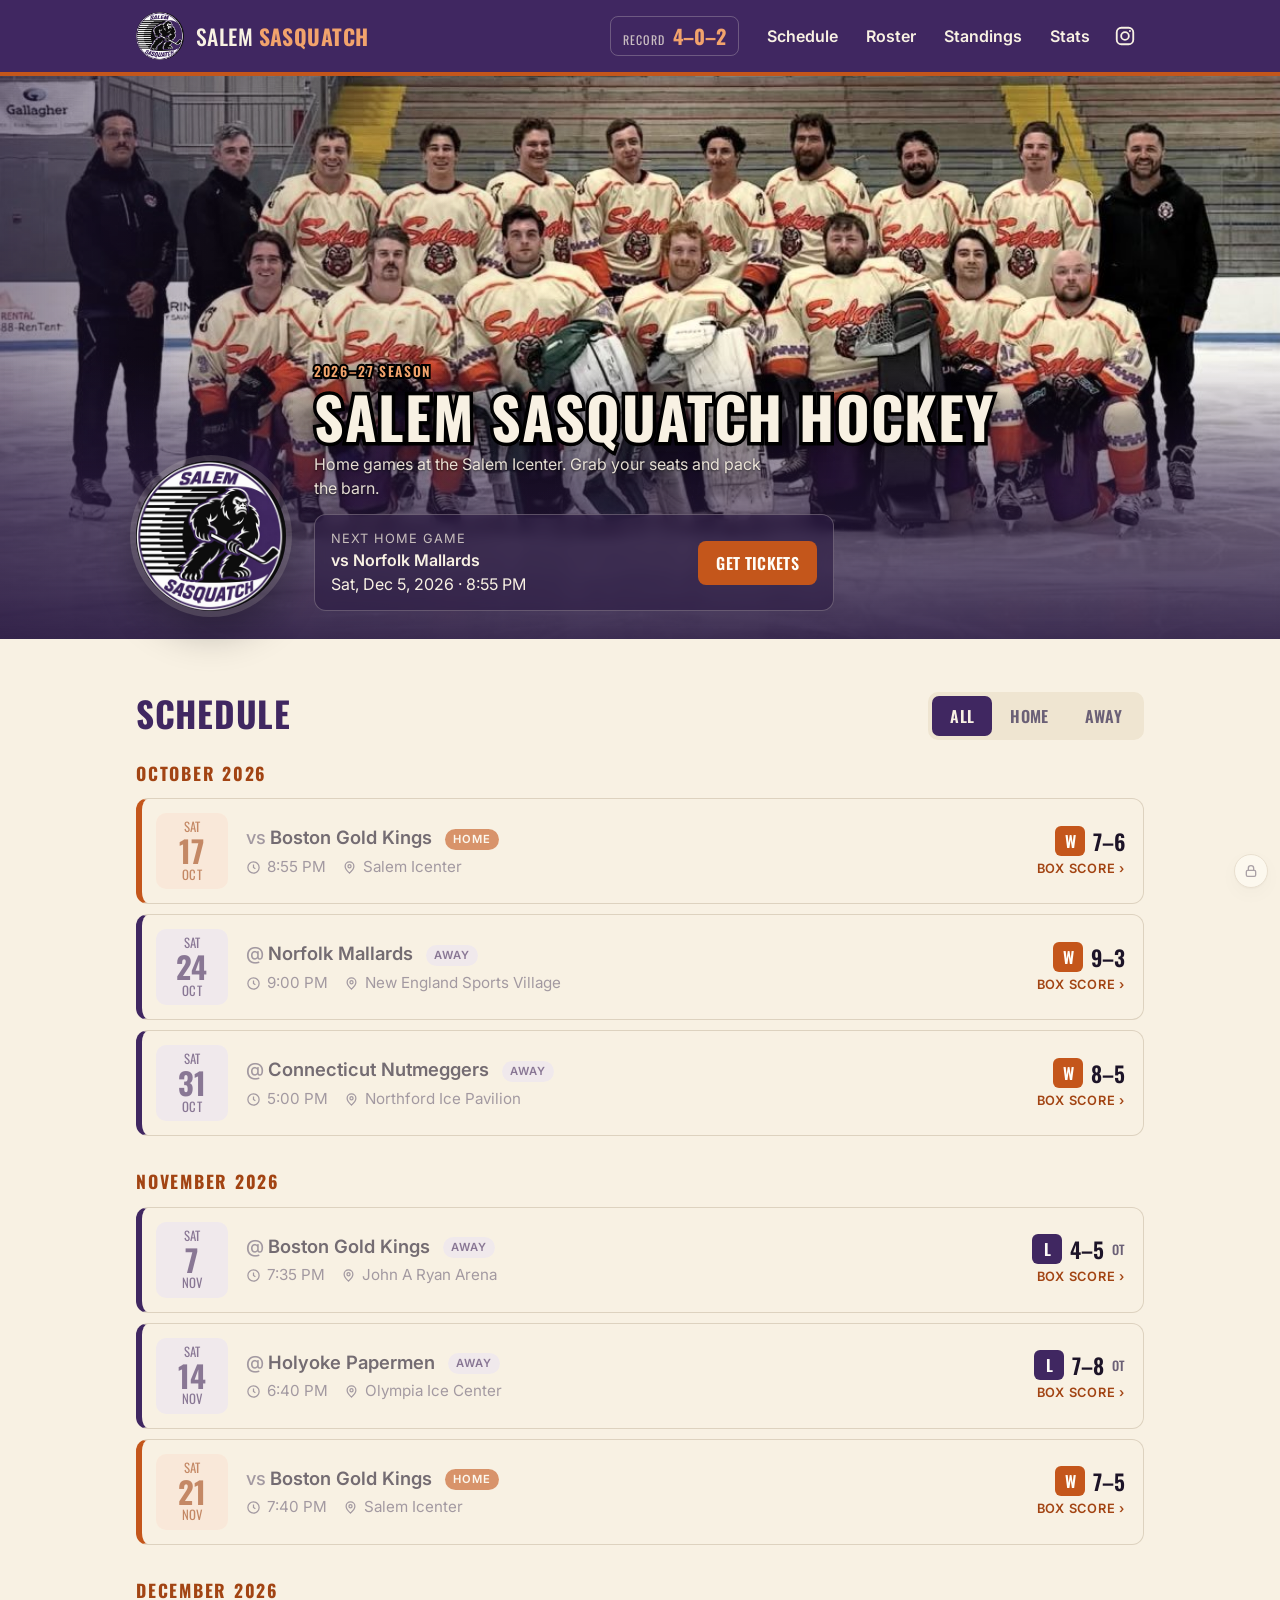
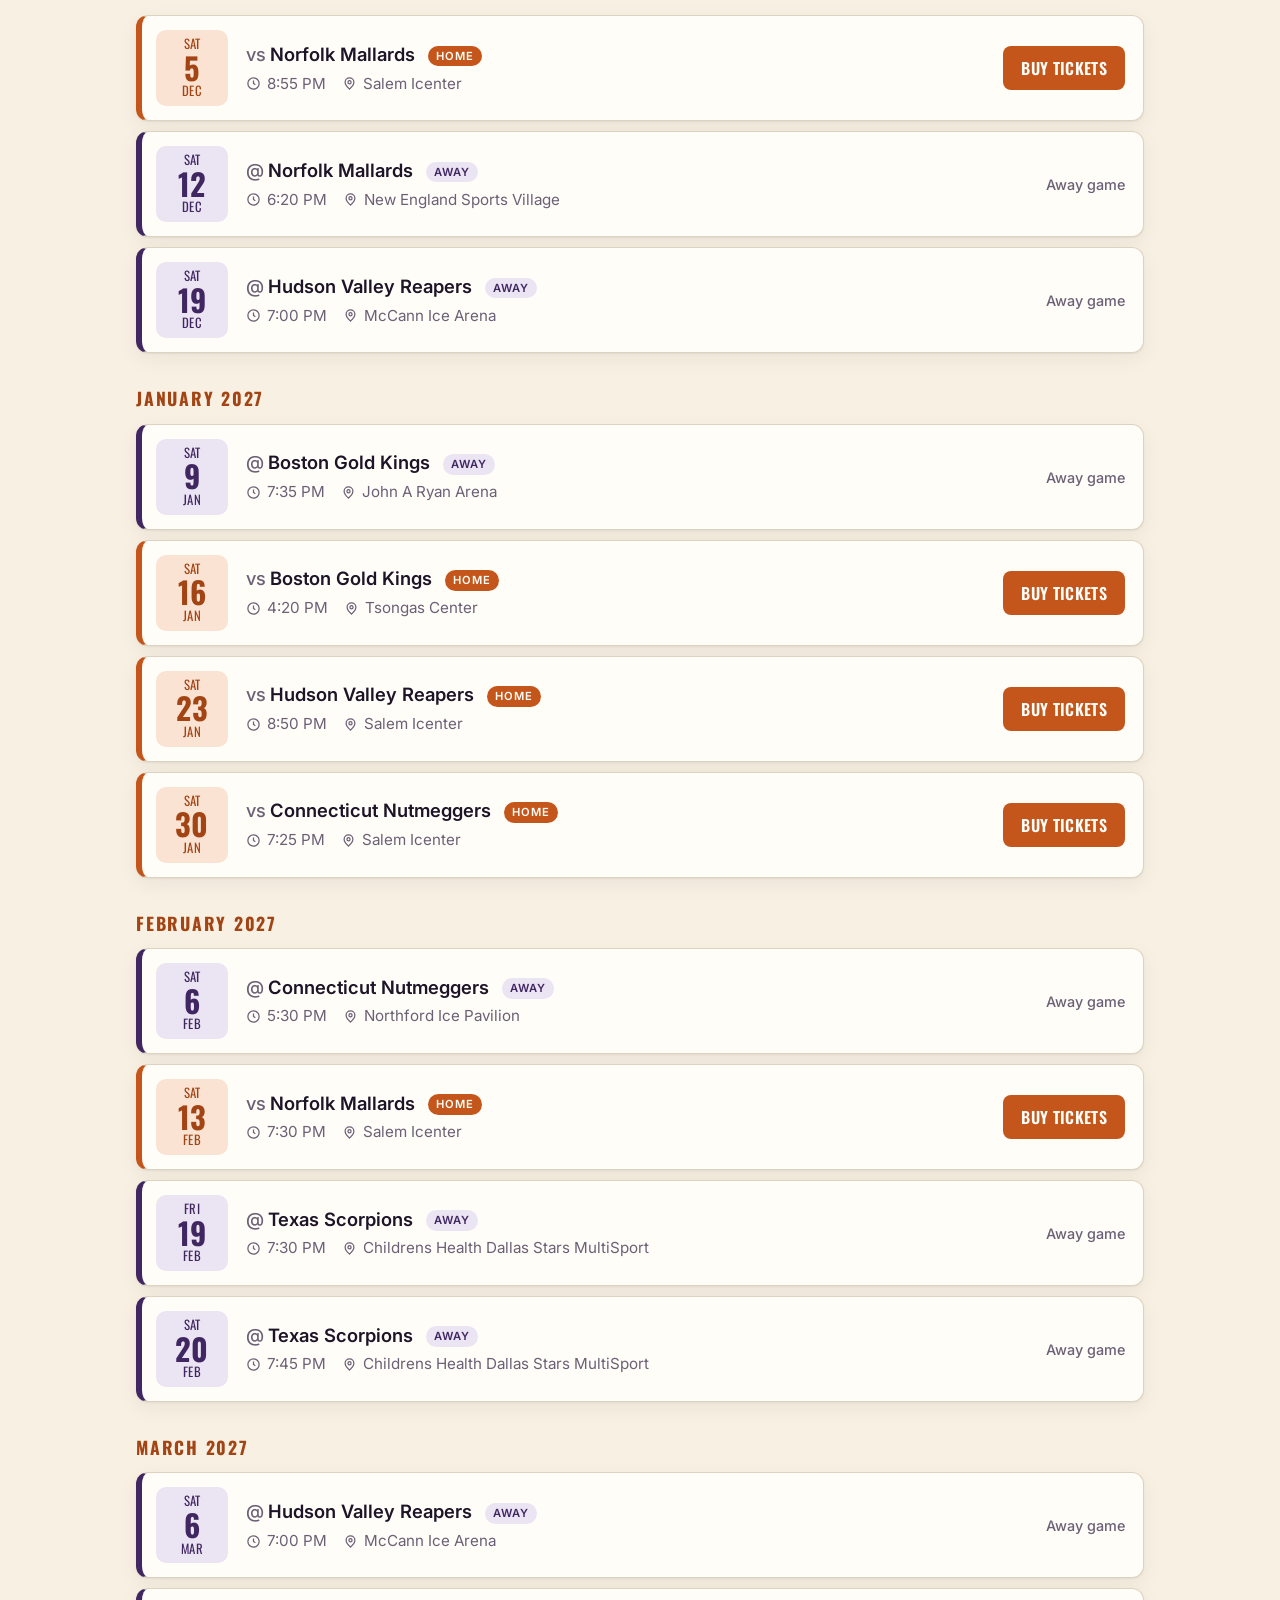
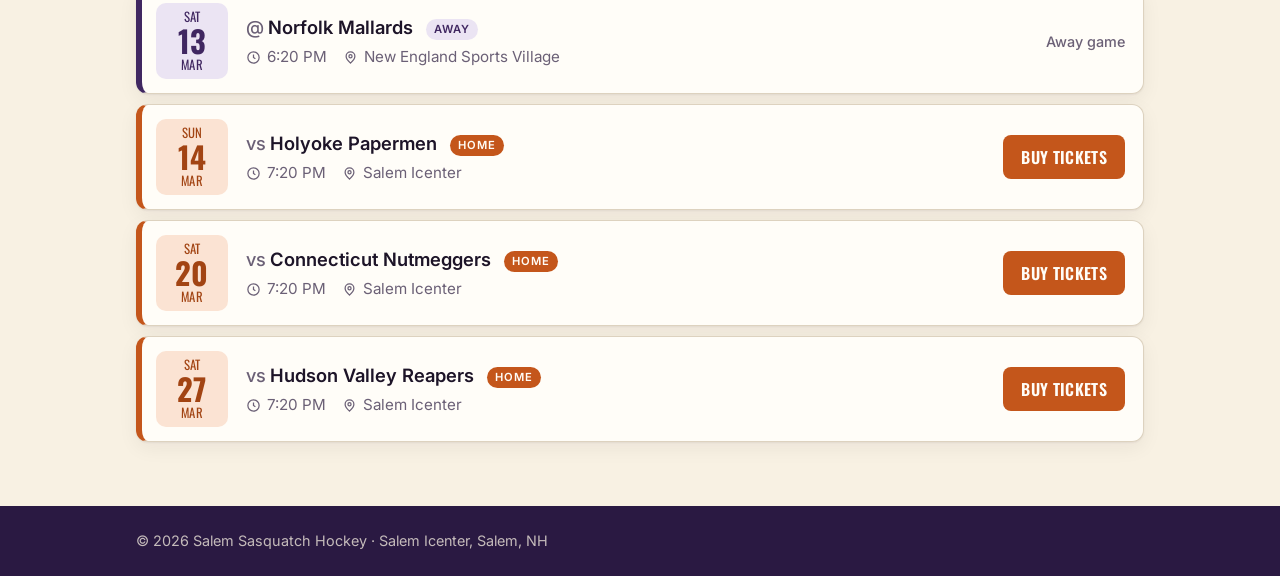
<file: index.html>
<!doctype html>
<html lang="en">
<head>
  <meta charset="utf-8">
  <meta name="viewport" content="width=device-width, initial-scale=1">
  <title>Salem Sasquatch Hockey</title>
  <meta name="description" content="Schedule and tickets for the Salem Sasquatch semi-pro hockey team.">
  <link rel="icon" href="assets/logo.png">
  <link rel="preconnect" href="https://fonts.googleapis.com">
  <link rel="preconnect" href="https://fonts.gstatic.com" crossorigin>
  <link href="https://fonts.googleapis.com/css2?family=Oswald:wght@500;600;700&family=Inter:wght@400;500;600&display=swap" rel="stylesheet">
  <link rel="stylesheet" href="css/styles.css">
</head>
<body>
  <header class="site-header">
    <div class="wrap header-inner">
      <a class="brand" href="./">
        <img src="assets/logo.png" alt="Salem Sasquatch logo" width="56" height="56">
        <span class="brand-name">Salem <strong>Sasquatch</strong></span>
      </a>
      <div id="record" class="record" hidden></div>
      <nav class="nav">
        <a class="nav-schedule" href="#schedule">Schedule</a>
        <a href="roster.html">Roster</a>
        <a href="standings.html">Standings</a>
        <a href="stats.html">Stats</a>
        <a class="nav-icon" href="https://www.instagram.com/salemsasquatchhockey/" target="_blank" rel="noopener" aria-label="Salem Sasquatch on Instagram" title="Instagram"><svg viewBox="0 0 24 24" fill="none" stroke="currentColor" stroke-width="2" aria-hidden="true"><rect x="3" y="3" width="18" height="18" rx="5"/><circle cx="12" cy="12" r="4.2"/><circle cx="17.4" cy="6.6" r="1.1" fill="currentColor" stroke="none"/></svg></a>
      </nav>
    </div>
  </header>

  <main id="top">
    <section class="hero">
      <div class="wrap hero-inner">
        <img class="hero-logo" src="assets/logo.png" alt="" width="220" height="220">
        <div class="hero-text">
          <p class="eyebrow">2026–27 Season</p>
          <h1>Salem Sasquatch Hockey</h1>
          <p class="hero-sub">Home games at the Salem Icenter. Grab your seats and pack the barn.</p>
          <div id="next-home" class="next-home" hidden></div>
        </div>
      </div>
    </section>

    <section id="schedule" class="schedule">
      <div class="wrap">
        <div class="schedule-head">
          <h2>Schedule</h2>
          <div class="filters" role="tablist" aria-label="Filter games">
            <button role="tab" data-filter="all" aria-selected="true">All</button>
            <button role="tab" data-filter="home" aria-selected="false">Home</button>
            <button role="tab" data-filter="away" aria-selected="false">Away</button>
          </div>
        </div>
        <div id="game-list"></div>
      </div>
    </section>
  </main>

  <footer class="site-footer">
    <div class="wrap">
      <p>© <span id="year"></span> Salem Sasquatch Hockey · Salem Icenter, Salem, NH</p>
    </div>
  </footer>

  <!-- Ticket checkout -->
  <dialog id="ticket-dialog" class="ticket-dialog" aria-labelledby="ticket-title">
    <form id="ticket-form" novalidate>
      <div class="dialog-head">
        <div>
          <p class="eyebrow">Buy tickets</p>
          <h3 id="ticket-title"></h3>
          <p id="ticket-meta" class="ticket-meta"></p>
        </div>
        <button type="button" class="icon-btn" data-close aria-label="Close">×</button>
      </div>

      <div class="field">
        <label for="f-name">Name for the ticket list</label>
        <input id="f-name" name="name" type="text" autocomplete="name" required>
        <p class="field-hint">First and last name.</p>
        <p class="error" data-for="name"></p>
      </div>

      <div class="field qty-field">
        <label for="f-qty">Tickets</label>
        <div class="qty">
          <button type="button" class="qty-btn" data-step="-1" aria-label="Fewer tickets">−</button>
          <input id="f-qty" name="quantity" type="number" inputmode="numeric" min="1" value="1" required>
          <button type="button" class="qty-btn" data-step="1" aria-label="More tickets">+</button>
        </div>
        <p class="price-line"><span id="unit-price"></span> each · Total <strong id="total"></strong></p>
        <p class="error" data-for="quantity"></p>
      </div>

      <p id="form-status" class="form-status" role="status" hidden></p>

      <div id="paypal-buttons" class="paypal-buttons"></div>
      <p class="pay-note">Pay with PayPal or Venmo. PayPal emails your receipt.</p>
    </form>
  </dialog>

  <script src="js/record.js"></script>
  <script src="js/admin-login.js"></script>
  <script src="js/payments.js"></script>
  <script src="js/app.js"></script>
</body>
</html>
</file>
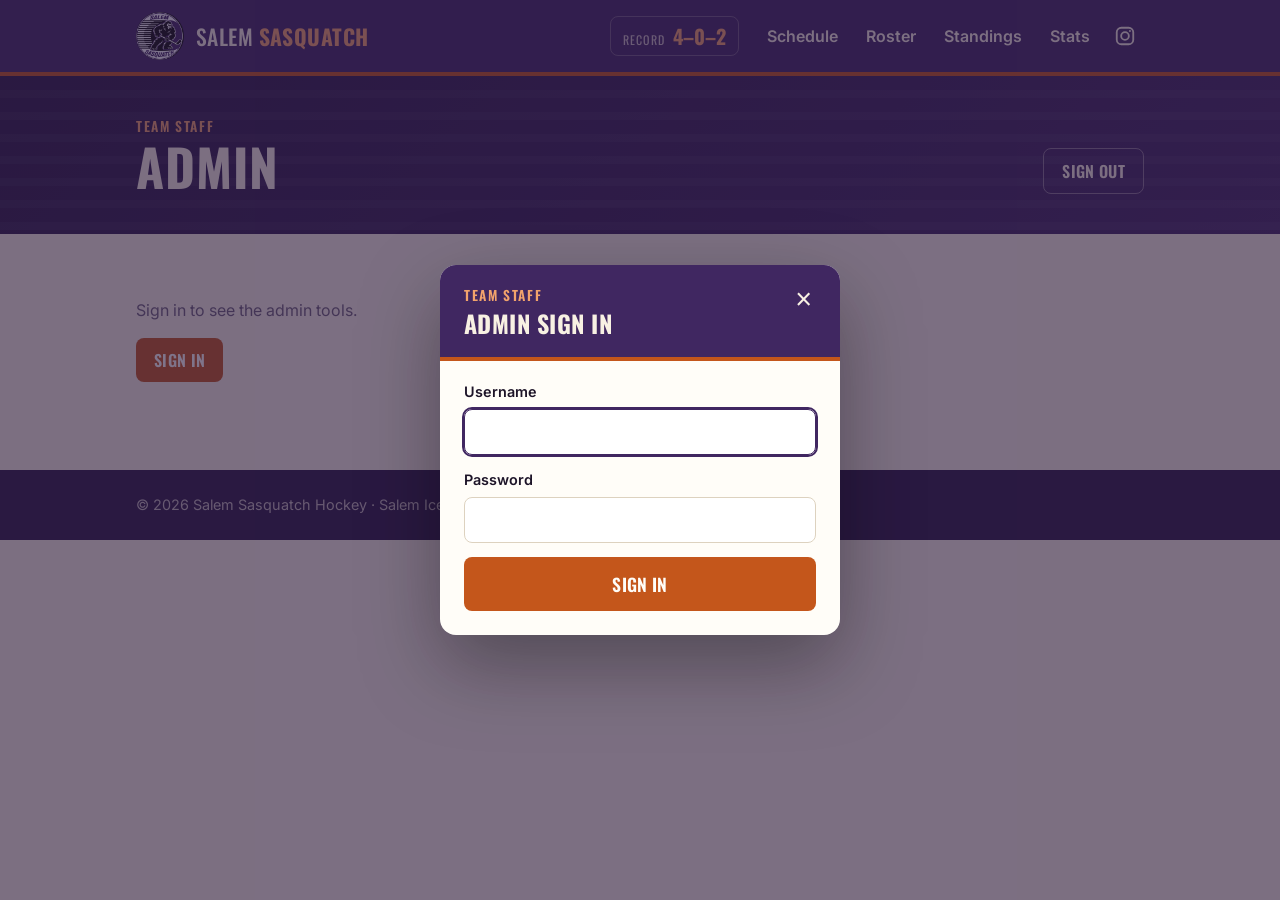
<file: admin.html>
<!doctype html>
<html lang="en">
<head>
  <meta charset="utf-8">
  <meta name="viewport" content="width=device-width, initial-scale=1">
  <meta name="robots" content="noindex, nofollow">
  <title>Admin · Salem Sasquatch Hockey</title>
  <link rel="icon" href="assets/logo.png">
  <link rel="preconnect" href="https://fonts.googleapis.com">
  <link rel="preconnect" href="https://fonts.gstatic.com" crossorigin>
  <link href="https://fonts.googleapis.com/css2?family=Oswald:wght@500;600;700&family=Inter:wght@400;500;600&display=swap" rel="stylesheet">
  <link rel="stylesheet" href="css/styles.css">
</head>
<body>
  <header class="site-header">
    <div class="wrap header-inner">
      <a class="brand" href="./">
        <img src="assets/logo.png" alt="Salem Sasquatch logo" width="56" height="56">
        <span class="brand-name">Salem <strong>Sasquatch</strong></span>
      </a>
      <div id="record" class="record" hidden></div>
      <nav class="nav">
        <a class="nav-schedule" href="./#schedule">Schedule</a>
        <a href="roster.html">Roster</a>
        <a href="standings.html">Standings</a>
        <a href="stats.html">Stats</a>
        <a class="nav-icon" href="https://www.instagram.com/salemsasquatchhockey/" target="_blank" rel="noopener" aria-label="Salem Sasquatch on Instagram" title="Instagram"><svg viewBox="0 0 24 24" fill="none" stroke="currentColor" stroke-width="2" aria-hidden="true"><rect x="3" y="3" width="18" height="18" rx="5"/><circle cx="12" cy="12" r="4.2"/><circle cx="17.4" cy="6.6" r="1.1" fill="currentColor" stroke="none"/></svg></a>
      </nav>
    </div>
  </header>

  <main>
    <section class="page-hero">
      <div class="wrap admin-hero">
        <div>
          <p class="eyebrow">Team staff</p>
          <h1>Admin</h1>
        </div>
        <button type="button" class="btn admin-signout" id="admin-signout" hidden>Sign out</button>
      </div>
    </section>

    <section class="standings">
      <div class="wrap">
        <div id="admin-locked" class="admin-locked">
          <p>Sign in to see the admin tools.</p>
          <button type="button" class="btn btn-primary" id="admin-signin">Sign in</button>
        </div>

        <div id="admin-tools" hidden>
          <h2 class="division-title">Ticket buyers</h2>
          <p class="admin-note">
            Online sales through PayPal and Venmo, by home game. The list checks PayPal every hour,
            and PayPal can take up to 3 hours to report a new sale, so the newest orders may not
            show yet. Refunded orders drop off. Emails and payment details are in PayPal.
          </p>
          <div id="admin-tickets"><p class="empty">Loading ticket sales…</p></div>
          <div class="admin-links">
            <a class="admin-link" href="https://www.paypal.com/myaccount/activities/" target="_blank" rel="noopener">
              <b>PayPal activity</b><span>Payments, refunds and buyer emails</span>
            </a>
            <a class="admin-link" href="https://github.com/JuliusStein/squatch-site/actions/workflows/sync-tickets.yml" target="_blank" rel="noopener">
              <b>Check PayPal now</b><span>Run the ticket sync on GitHub</span>
            </a>
          </div>

          <h2 class="division-title">Roster</h2>
          <p class="admin-note">
            Opens the roster file in GitHub's editor (sign in with the GitHub account that owns the site).
            Edit, click <b>Commit changes</b>, and the site updates in a minute or two.
          </p>
          <div class="admin-links">
            <a class="admin-link" href="https://github.com/JuliusStein/squatch-site/edit/main/roster.json" target="_blank" rel="noopener">
              <b>Edit roster</b><span>roster.json on GitHub</span>
            </a>
            <a class="admin-link" href="roster.html">
              <b>View roster page</b><span>As fans see it</span>
            </a>
          </div>

          <h2 class="division-title">League data</h2>
          <p class="admin-note">
            Schedule, scores, standings and stats update from thecohl.com every Monday at 9 AM.
            To update now, open the update page, click <b>Run workflow</b>, then <b>Run workflow</b> again.
            It takes about a minute, plus another minute to redeploy if anything changed.
          </p>
          <div class="admin-links">
            <a class="admin-link" href="https://github.com/JuliusStein/squatch-site/actions/workflows/update-data.yml" target="_blank" rel="noopener">
              <b>Update now</b><span>Run the update on GitHub</span>
            </a>
            <a class="admin-link" href="https://www.thecohl.com/page/show/9440520-salem-sasquatch" target="_blank" rel="noopener">
              <b>Salem on thecohl.com</b><span>Where the data comes from</span>
            </a>
          </div>
          <ul class="admin-updated" id="admin-updated"></ul>
        </div>
      </div>
    </section>
  </main>

  <footer class="site-footer">
    <div class="wrap">
      <p>© <span id="year"></span> Salem Sasquatch Hockey · Salem Icenter, Salem, NH</p>
    </div>
  </footer>

  <script src="js/record.js"></script>
  <script src="js/admin-login.js"></script>
  <script src="js/admin.js"></script>
</body>
</html>
</file>
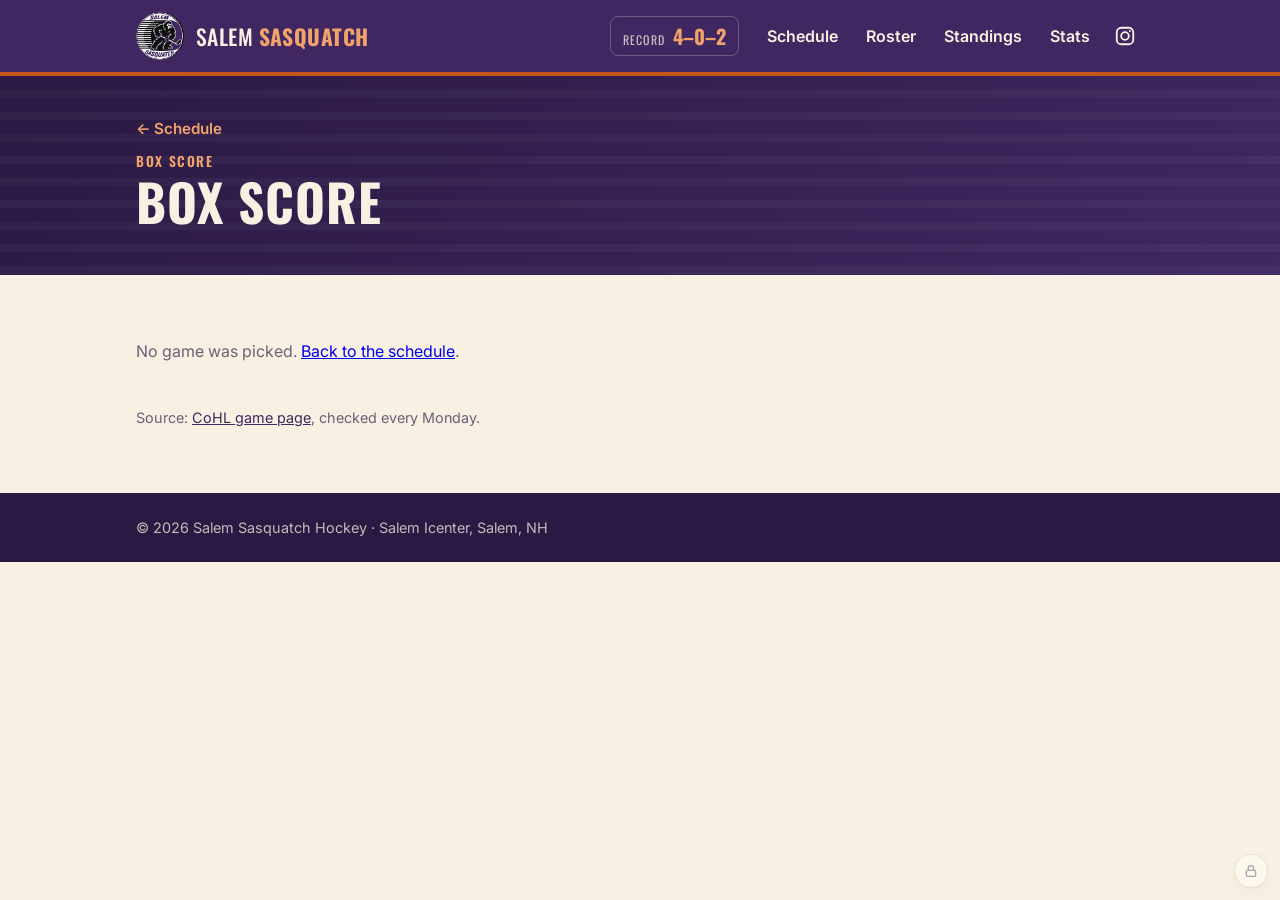
<file: game.html>
<!doctype html>
<html lang="en">
<head>
  <meta charset="utf-8">
  <meta name="viewport" content="width=device-width, initial-scale=1">
  <title>Box Score · Salem Sasquatch Hockey</title>
  <meta name="description" content="Salem Sasquatch game box score.">
  <link rel="icon" href="assets/logo.png">
  <link rel="preconnect" href="https://fonts.googleapis.com">
  <link rel="preconnect" href="https://fonts.gstatic.com" crossorigin>
  <link href="https://fonts.googleapis.com/css2?family=Oswald:wght@500;600;700&family=Inter:wght@400;500;600&display=swap" rel="stylesheet">
  <link rel="stylesheet" href="css/styles.css">
</head>
<body>
  <header class="site-header">
    <div class="wrap header-inner">
      <a class="brand" href="./">
        <img src="assets/logo.png" alt="Salem Sasquatch logo" width="56" height="56">
        <span class="brand-name">Salem <strong>Sasquatch</strong></span>
      </a>
      <div id="record" class="record" hidden></div>
      <nav class="nav">
        <a class="nav-schedule" href="./#schedule">Schedule</a>
        <a href="roster.html">Roster</a>
        <a href="standings.html">Standings</a>
        <a href="stats.html">Stats</a>
        <a class="nav-icon" href="https://www.instagram.com/salemsasquatchhockey/" target="_blank" rel="noopener" aria-label="Salem Sasquatch on Instagram" title="Instagram"><svg viewBox="0 0 24 24" fill="none" stroke="currentColor" stroke-width="2" aria-hidden="true"><rect x="3" y="3" width="18" height="18" rx="5"/><circle cx="12" cy="12" r="4.2"/><circle cx="17.4" cy="6.6" r="1.1" fill="currentColor" stroke="none"/></svg></a>
      </nav>
    </div>
  </header>

  <main>
    <section class="page-hero">
      <div class="wrap">
        <a class="back-link" href="./#schedule">← Schedule</a>
        <p class="eyebrow" id="game-when">Box score</p>
        <h1 id="game-title">Box Score</h1>
        <p class="game-where" id="game-where"></p>
      </div>
    </section>

    <section class="standings">
      <div class="wrap">
        <div id="game-out"><p class="empty">Loading box score…</p></div>
        <p class="standings-key">
          <span id="game-updated"></span>
          Source: <a id="game-source" href="https://www.thecohl.com/schedule/team_instance/10522691?subseason=960828" rel="noopener">CoHL game page</a>, checked every Monday.
        </p>
      </div>
    </section>
  </main>

  <footer class="site-footer">
    <div class="wrap">
      <p>© <span id="year"></span> Salem Sasquatch Hockey · Salem Icenter, Salem, NH</p>
    </div>
  </footer>

  <script src="js/record.js"></script>
  <script src="js/admin-login.js"></script>
  <script src="js/game.js"></script>
</body>
</html>
</file>
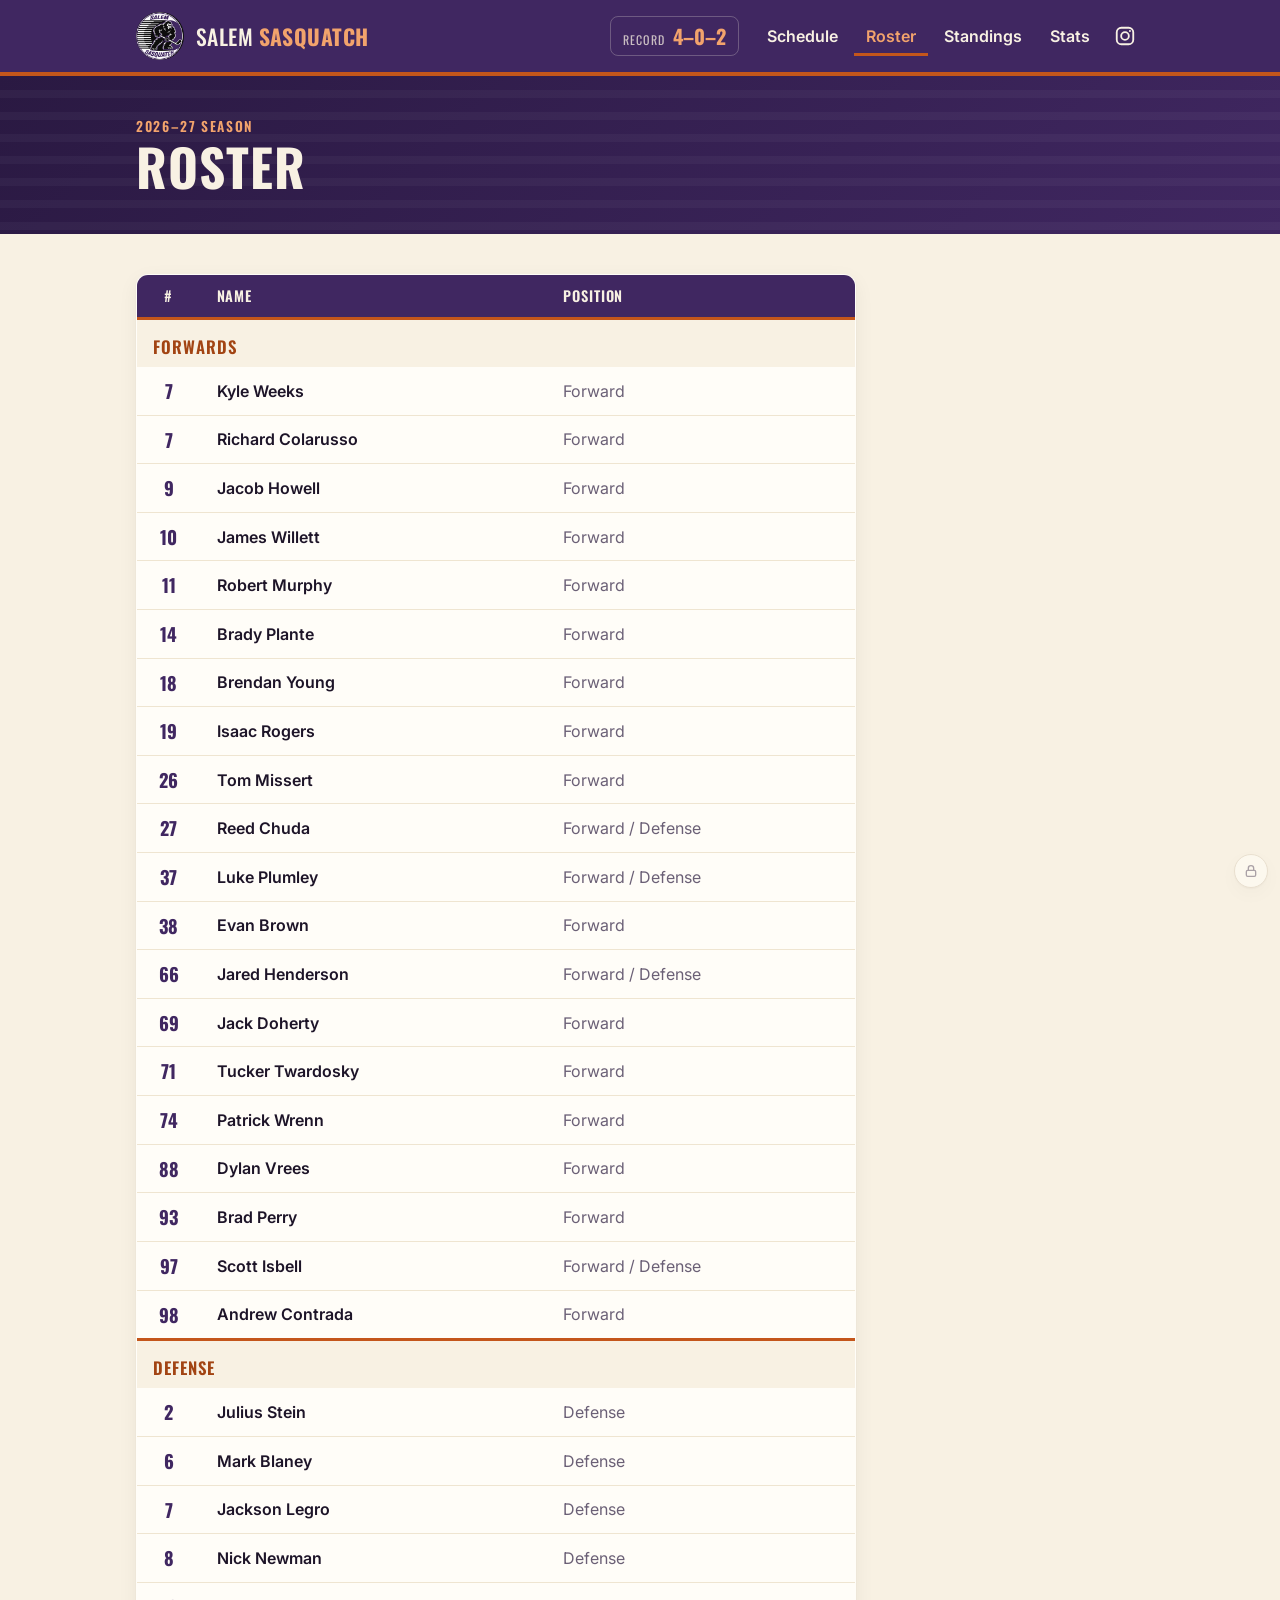
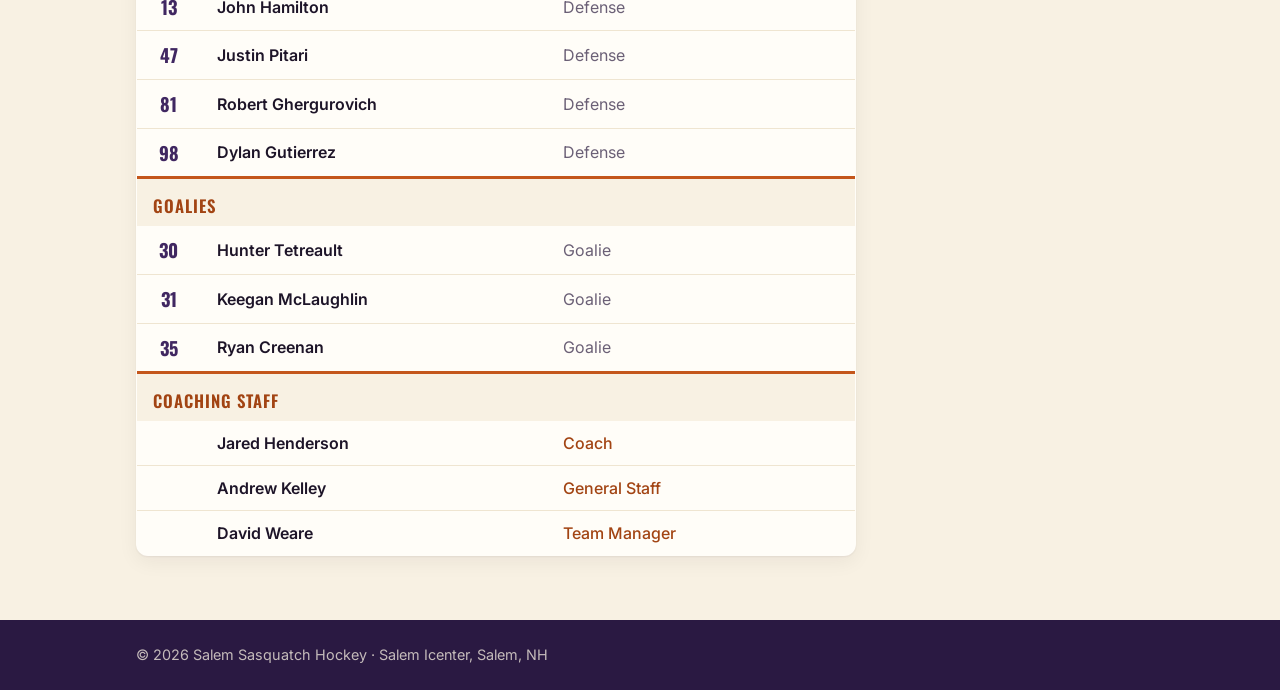
<file: roster.html>
<!doctype html>
<html lang="en">
<head>
  <meta charset="utf-8">
  <meta name="viewport" content="width=device-width, initial-scale=1">
  <title>Roster · Salem Sasquatch Hockey</title>
  <meta name="description" content="Players and staff of the Salem Sasquatch semi-pro hockey team.">
  <link rel="icon" href="assets/logo.png">
  <link rel="preconnect" href="https://fonts.googleapis.com">
  <link rel="preconnect" href="https://fonts.gstatic.com" crossorigin>
  <link href="https://fonts.googleapis.com/css2?family=Oswald:wght@500;600;700&family=Inter:wght@400;500;600&display=swap" rel="stylesheet">
  <link rel="stylesheet" href="css/styles.css">
</head>
<body>
  <header class="site-header">
    <div class="wrap header-inner">
      <a class="brand" href="./">
        <img src="assets/logo.png" alt="Salem Sasquatch logo" width="56" height="56">
        <span class="brand-name">Salem <strong>Sasquatch</strong></span>
      </a>
      <div id="record" class="record" hidden></div>
      <nav class="nav">
        <a class="nav-schedule" href="./#schedule">Schedule</a>
        <a href="roster.html" aria-current="page">Roster</a>
        <a href="standings.html">Standings</a>
        <a href="stats.html">Stats</a>
        <a class="nav-icon" href="https://www.instagram.com/salemsasquatchhockey/" target="_blank" rel="noopener" aria-label="Salem Sasquatch on Instagram" title="Instagram"><svg viewBox="0 0 24 24" fill="none" stroke="currentColor" stroke-width="2" aria-hidden="true"><rect x="3" y="3" width="18" height="18" rx="5"/><circle cx="12" cy="12" r="4.2"/><circle cx="17.4" cy="6.6" r="1.1" fill="currentColor" stroke="none"/></svg></a>
      </nav>
    </div>
  </header>

  <main>
    <section class="page-hero">
      <div class="wrap">
        <p class="eyebrow" id="roster-season">Season</p>
        <h1>Roster</h1>
      </div>
    </section>

    <section class="roster">
      <div class="wrap">
        <table class="roster-table">
          <thead>
            <tr><th scope="col" class="col-num">#</th><th scope="col">Name</th><th scope="col">Position</th></tr>
          </thead>
          <tbody id="roster-list"></tbody>
        </table>
      </div>
    </section>
  </main>

  <footer class="site-footer">
    <div class="wrap">
      <p>© <span id="year"></span> Salem Sasquatch Hockey · Salem Icenter, Salem, NH</p>
    </div>
  </footer>

  <script src="js/record.js"></script>
  <script src="js/admin-login.js"></script>
  <script src="js/roster.js"></script>
</body>
</html>
</file>
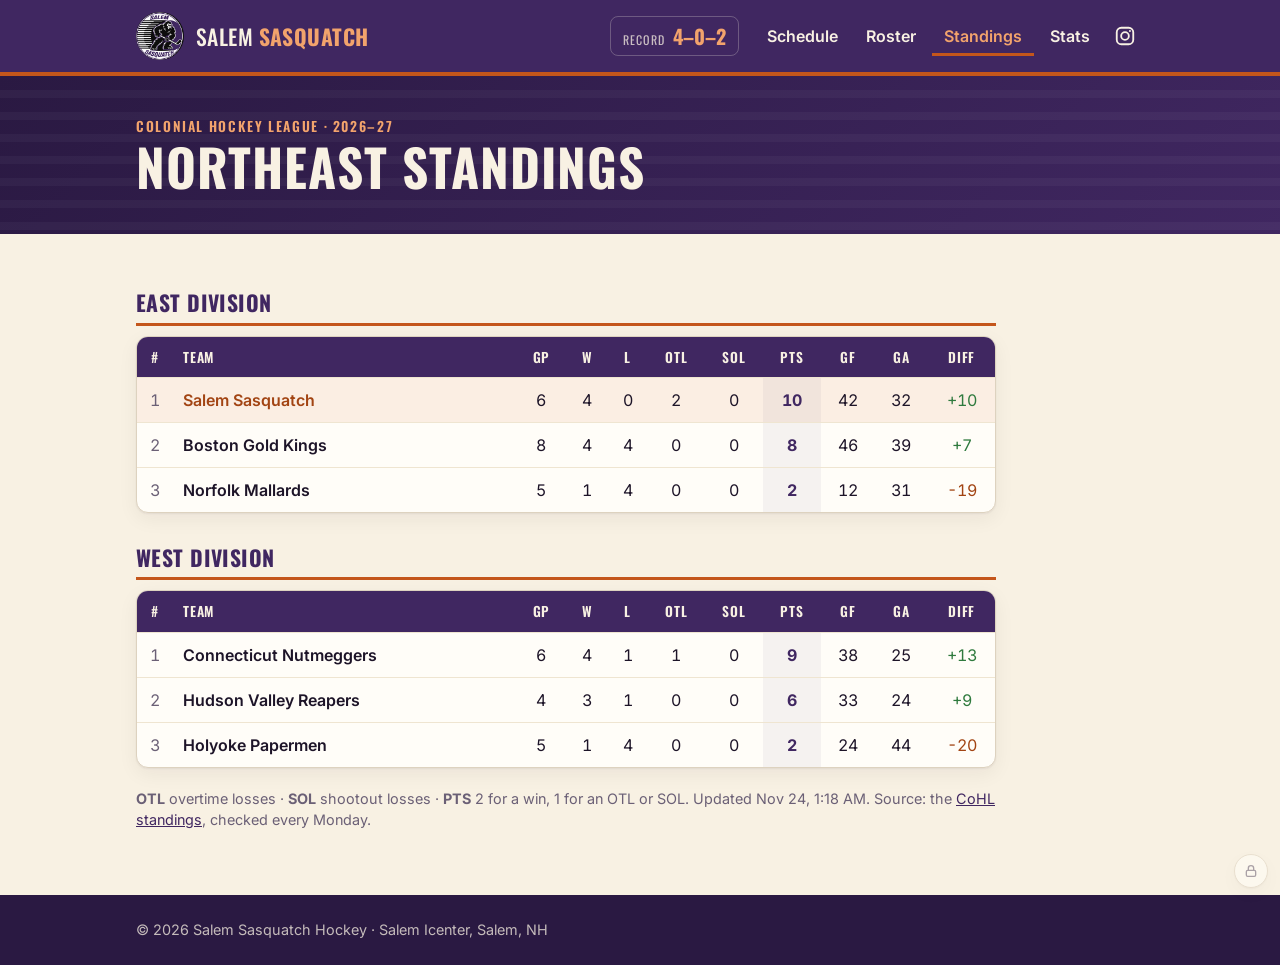
<file: standings.html>
<!doctype html>
<html lang="en">
<head>
  <meta charset="utf-8">
  <meta name="viewport" content="width=device-width, initial-scale=1">
  <title>Standings · Salem Sasquatch Hockey</title>
  <meta name="description" content="Colonial Hockey League Northeast standings.">
  <link rel="icon" href="assets/logo.png">
  <link rel="preconnect" href="https://fonts.googleapis.com">
  <link rel="preconnect" href="https://fonts.gstatic.com" crossorigin>
  <link href="https://fonts.googleapis.com/css2?family=Oswald:wght@500;600;700&family=Inter:wght@400;500;600&display=swap" rel="stylesheet">
  <link rel="stylesheet" href="css/styles.css">
</head>
<body>
  <header class="site-header">
    <div class="wrap header-inner">
      <a class="brand" href="./">
        <img src="assets/logo.png" alt="Salem Sasquatch logo" width="56" height="56">
        <span class="brand-name">Salem <strong>Sasquatch</strong></span>
      </a>
      <div id="record" class="record" hidden></div>
      <nav class="nav">
        <a class="nav-schedule" href="./#schedule">Schedule</a>
        <a href="roster.html">Roster</a>
        <a href="standings.html" aria-current="page">Standings</a>
        <a href="stats.html">Stats</a>
        <a class="nav-icon" href="https://www.instagram.com/salemsasquatchhockey/" target="_blank" rel="noopener" aria-label="Salem Sasquatch on Instagram" title="Instagram"><svg viewBox="0 0 24 24" fill="none" stroke="currentColor" stroke-width="2" aria-hidden="true"><rect x="3" y="3" width="18" height="18" rx="5"/><circle cx="12" cy="12" r="4.2"/><circle cx="17.4" cy="6.6" r="1.1" fill="currentColor" stroke="none"/></svg></a>
      </nav>
    </div>
  </header>

  <main>
    <section class="page-hero">
      <div class="wrap">
        <p class="eyebrow" id="standings-season">Colonial Hockey League</p>
        <h1>Northeast Standings</h1>
      </div>
    </section>

    <section class="standings">
      <div class="wrap">
        <div id="standings-out"><p class="empty">Loading standings…</p></div>
        <p class="standings-key">
          <b>OTL</b> overtime losses · <b>SOL</b> shootout losses · <b>PTS</b> 2 for a win, 1 for an OTL or SOL.
          <span id="standings-updated"></span>
          Source: the <a href="https://www.thecohl.com/standings/show/9440520?subseason=960828" rel="noopener">CoHL standings</a>, checked every Monday.
        </p>
      </div>
    </section>
  </main>

  <footer class="site-footer">
    <div class="wrap">
      <p>© <span id="year"></span> Salem Sasquatch Hockey · Salem Icenter, Salem, NH</p>
    </div>
  </footer>

  <script src="js/record.js"></script>
  <script src="js/admin-login.js"></script>
  <script src="js/standings.js"></script>
</body>
</html>
</file>
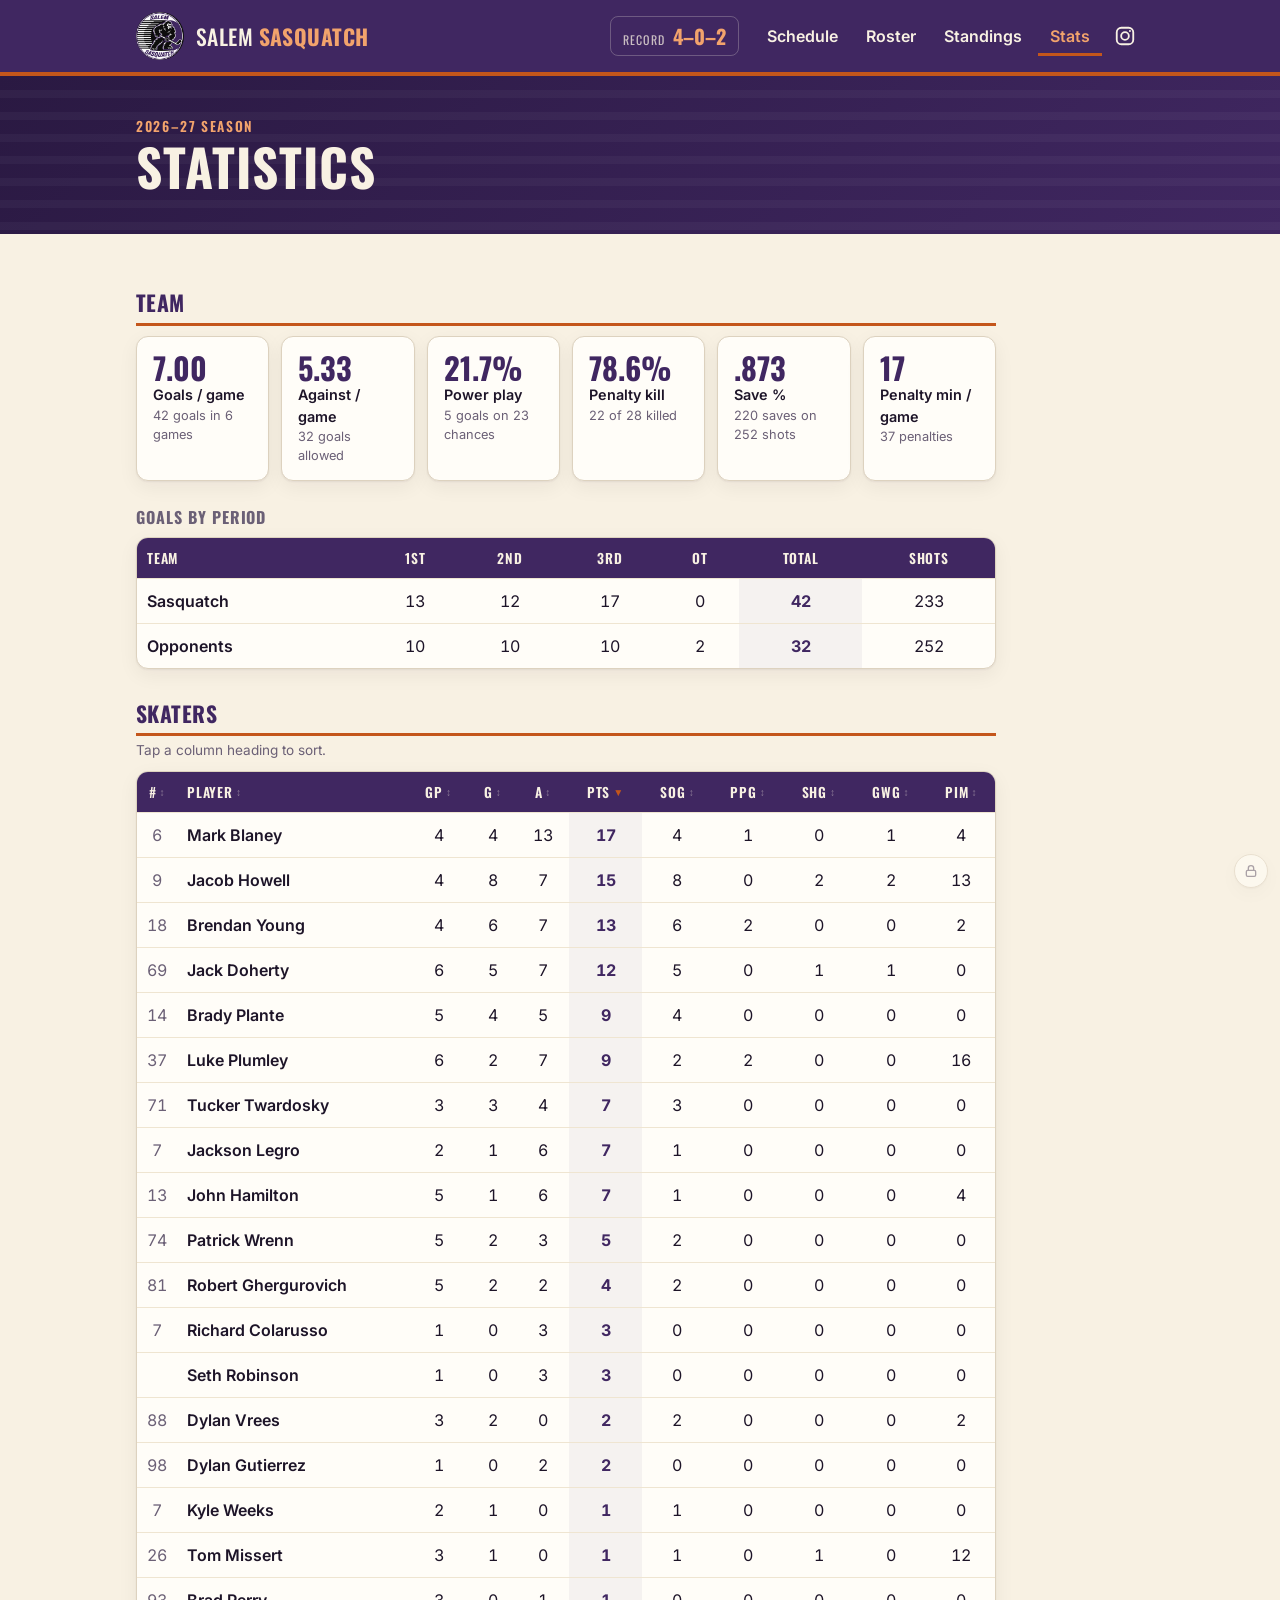
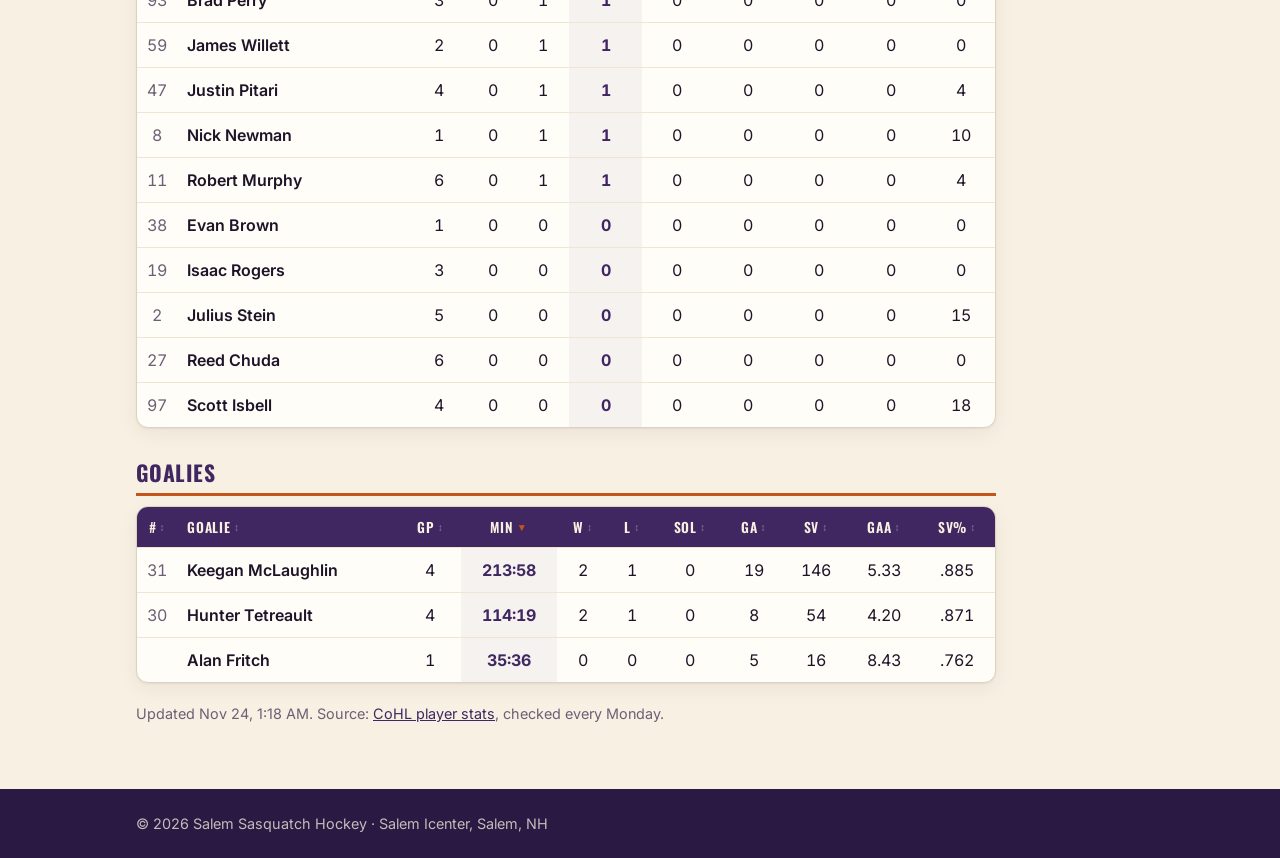
<file: stats.html>
<!doctype html>
<html lang="en">
<head>
  <meta charset="utf-8">
  <meta name="viewport" content="width=device-width, initial-scale=1">
  <title>Stats · Salem Sasquatch Hockey</title>
  <meta name="description" content="Salem Sasquatch player and team statistics.">
  <link rel="icon" href="assets/logo.png">
  <link rel="preconnect" href="https://fonts.googleapis.com">
  <link rel="preconnect" href="https://fonts.gstatic.com" crossorigin>
  <link href="https://fonts.googleapis.com/css2?family=Oswald:wght@500;600;700&family=Inter:wght@400;500;600&display=swap" rel="stylesheet">
  <link rel="stylesheet" href="css/styles.css">
</head>
<body>
  <header class="site-header">
    <div class="wrap header-inner">
      <a class="brand" href="./">
        <img src="assets/logo.png" alt="Salem Sasquatch logo" width="56" height="56">
        <span class="brand-name">Salem <strong>Sasquatch</strong></span>
      </a>
      <div id="record" class="record" hidden></div>
      <nav class="nav">
        <a class="nav-schedule" href="./#schedule">Schedule</a>
        <a href="roster.html">Roster</a>
        <a href="standings.html">Standings</a>
        <a href="stats.html" aria-current="page">Stats</a>
        <a class="nav-icon" href="https://www.instagram.com/salemsasquatchhockey/" target="_blank" rel="noopener" aria-label="Salem Sasquatch on Instagram" title="Instagram"><svg viewBox="0 0 24 24" fill="none" stroke="currentColor" stroke-width="2" aria-hidden="true"><rect x="3" y="3" width="18" height="18" rx="5"/><circle cx="12" cy="12" r="4.2"/><circle cx="17.4" cy="6.6" r="1.1" fill="currentColor" stroke="none"/></svg></a>
      </nav>
    </div>
  </header>

  <main>
    <section class="page-hero">
      <div class="wrap">
        <p class="eyebrow" id="stats-season">Season</p>
        <h1>Statistics</h1>
      </div>
    </section>

    <section class="standings">
      <div class="wrap">
        <div id="stats-out"><p class="empty">Loading stats…</p></div>
        <p class="standings-key">
          <span id="stats-updated"></span>
          Source: <a href="https://www.thecohl.com/stats/team_instance/10522691?subseason=960828&amp;tab=team_instance_player_stats&amp;tool=5816987" rel="noopener">CoHL player stats</a>, checked every Monday.
        </p>
      </div>
    </section>
  </main>

  <footer class="site-footer">
    <div class="wrap">
      <p>© <span id="year"></span> Salem Sasquatch Hockey · Salem Icenter, Salem, NH</p>
    </div>
  </footer>

  <script src="js/record.js"></script>
  <script src="js/admin-login.js"></script>
  <script src="js/stats.js"></script>
</body>
</html>
</file>
<file: css/styles.css>
:root {
  --purple: #402761;       /* sampled from the logo */
  --purple-deep: #2a1942;
  --purple-soft: #ebe4f3;
  --orange: #c4561b;
  --orange-deep: #a24413;
  --cream: #f8f1e3;
  --cream-2: #efe5d1;
  --ink: #1d1428;
  --muted: #6b6076;
  --line: #ddd2bf;
  --white: #fffdf8;
  --radius: 12px;
  --shadow: 0 1px 2px rgb(29 20 40 / .06), 0 6px 20px rgb(29 20 40 / .06);
}

* { box-sizing: border-box; }
html { scroll-behavior: smooth; }
body {
  margin: 0;
  font-family: Inter, system-ui, -apple-system, "Segoe UI", sans-serif;
  color: var(--ink);
  background: var(--cream);
  line-height: 1.5;
}
img { max-width: 100%; display: block; }
h1, h2, h3, .brand-name, .eyebrow, .date-block, .btn, .filters button {
  font-family: Oswald, "Arial Narrow", sans-serif;
  letter-spacing: .02em;
}
.wrap { max-width: 1040px; margin: 0 auto; padding: 0 16px; }

/* Header */
.site-header {
  position: sticky; top: 0; z-index: 10;
  background: var(--purple);
  color: var(--cream);
  border-bottom: 4px solid var(--orange);
}
.header-inner { display: flex; align-items: center; justify-content: space-between; height: 72px; }
.brand { display: flex; align-items: center; gap: 12px; color: inherit; text-decoration: none; }
.brand img { width: 48px; height: 48px; border-radius: 50%; }
.brand-name { font-size: 1.35rem; text-transform: uppercase; font-weight: 500; white-space: nowrap; }
.brand-name strong { font-weight: 700; color: #f2a36c; }
.record {
  display: flex; align-items: baseline; gap: 8px;
  margin-left: auto; margin-right: 16px; padding: 4px 12px;
  border: 1px solid rgb(248 241 227 / .25); border-radius: 8px;
  font-family: Oswald, "Arial Narrow", sans-serif; white-space: nowrap;
}
.record[hidden] { display: none; }
.record-label { font-size: .75rem; text-transform: uppercase; letter-spacing: .1em; opacity: .75; }
.record-value { font-size: 1.25rem; font-weight: 700; color: #f2a36c; }
.nav { display: flex; gap: 4px; }
.nav a {
  color: var(--cream); text-decoration: none; font-weight: 600;
  padding: 8px 12px; border-radius: 8px;
}
.nav a:hover { background: rgb(255 255 255 / .1); }
.nav a[aria-current="page"] { color: #f2a36c; box-shadow: inset 0 -3px 0 var(--orange); border-radius: 0; }
#schedule { scroll-margin-top: 88px; }

/* Hero */
.hero {
  /* Team photo with a light purple tint that drops off quickly from the left edge,
     so the whole team shows. Tall enough to fit most of the photo (it's about 2.3:1). */
  background:
    linear-gradient(180deg, transparent 50%, rgb(42 25 66 / .55) 72%, rgb(42 25 66 / .9) 100%),
    linear-gradient(90deg, rgb(42 25 66 / .5) 0%, rgb(42 25 66 / .1) 25%, transparent 45%),
    url("../assets/team-photo.jpg") center 30% / cover no-repeat,
    var(--purple-deep);
  color: var(--cream);
  padding: 32px 0 28px;
  min-height: min(44vw, 720px);
  /* Logo and text sit along the bottom, over the ice, below the team's faces. */
  display: flex; align-items: flex-end;
}
.hero > .wrap { width: 100%; }
.hero-inner { display: flex; align-items: flex-end; gap: 28px; }
.hero .hero-logo { width: 150px; height: 150px; }
.hero .hero-sub { margin: 6px 0 14px; }
/* Keep the text readable now that the photo shows through. */
.hero-text { text-shadow: 0 1px 2px rgb(0 0 0 / .7), 0 2px 16px rgb(0 0 0 / .55); }
.hero-logo {
  width: 220px; height: 220px; flex: none; border-radius: 50%;
  box-shadow: 0 0 0 6px rgb(248 241 227 / .15), 0 20px 40px rgb(0 0 0 / .3);
}
.eyebrow {
  margin: 0 0 4px; text-transform: uppercase; font-size: .85rem;
  color: #f2a36c; font-weight: 600; letter-spacing: .12em;
}
.hero h1 { margin: 0; font-size: clamp(2.2rem, 5vw, 3.6rem); line-height: 1.05; text-transform: uppercase; }
/* Thick black outline on the season line and title. The stroke is centered on the
   letter edges, so paint-order draws it behind the fill: only the outer half shows. */
.hero .eyebrow, .hero h1 {
  -webkit-text-stroke: 4px #000;
  paint-order: stroke fill;
}
.hero h1 { -webkit-text-stroke-width: 7px; }
.hero-sub { margin: 12px 0 24px; max-width: 46ch; opacity: .9; }
.next-home {
  display: flex; align-items: center; gap: 16px; flex-wrap: wrap;
  background: rgb(42 25 66 / .6);
  -webkit-backdrop-filter: blur(6px); backdrop-filter: blur(6px);
  border: 1px solid rgb(248 241 227 / .25);
  text-shadow: none;
  border-radius: var(--radius);
  padding: 14px 16px;
  max-width: 520px;
}
.next-home .label { font-size: .8rem; text-transform: uppercase; letter-spacing: .08em; opacity: .75; }
.next-home .what { font-weight: 600; }
.next-home > div { flex: 1; min-width: 180px; }

/* Buttons */
.btn {
  display: inline-flex; align-items: center; justify-content: center; gap: 6px;
  border: 0; border-radius: 8px; cursor: pointer;
  padding: 10px 18px; font-size: 1rem; font-weight: 600; text-transform: uppercase;
  text-decoration: none; white-space: nowrap;
}
.btn-primary { background: var(--orange); color: var(--white); }
.btn-primary:hover { background: var(--orange-deep); }
.btn-primary:disabled { opacity: .6; cursor: progress; }
.btn-block { width: 100%; padding: 14px; font-size: 1.1rem; }
.btn:focus-visible, .filters button:focus-visible, .nav a:focus-visible {
  outline: 3px solid #f2a36c; outline-offset: 2px;
}

/* Schedule */
.schedule { padding: 48px 0 64px; }
.schedule-head { display: flex; align-items: end; justify-content: space-between; gap: 16px; flex-wrap: wrap; margin-bottom: 20px; }
.schedule-head h2 { margin: 0; font-size: 2.2rem; text-transform: uppercase; color: var(--purple); }
.filters { display: inline-flex; background: var(--cream-2); border-radius: 10px; padding: 4px; }
.filters button {
  border: 0; background: transparent; cursor: pointer;
  padding: 8px 18px; border-radius: 7px; font-size: 1rem; font-weight: 600;
  text-transform: uppercase; color: var(--muted);
}
.filters button[aria-selected="true"] { background: var(--purple); color: var(--cream); }

.month { margin: 32px 0 12px; font-size: 1.1rem; text-transform: uppercase; color: var(--orange-deep); letter-spacing: .1em; }
.month:first-child { margin-top: 0; }

.games { list-style: none; margin: 0; padding: 0; display: grid; gap: 10px; }
.game {
  display: grid;
  grid-template-columns: 72px 1fr auto;
  align-items: center; gap: 18px;
  background: var(--white);
  border: 1px solid var(--line);
  border-left: 6px solid var(--purple);
  border-radius: var(--radius);
  padding: 14px 18px 14px 14px;
  box-shadow: var(--shadow);
}
.game.is-home { border-left-color: var(--orange); }
.game.is-past { background: var(--cream); box-shadow: none; }
.is-past .date-block, .is-past .game-main { opacity: .6; }

.date-block {
  text-align: center; line-height: 1;
  background: var(--purple-soft); color: var(--purple);
  border-radius: 10px; padding: 8px 0;
}
.is-home .date-block { background: #fbe3d3; color: var(--orange-deep); }
.date-block .dow { font-size: .8rem; text-transform: uppercase; }
.date-block .day { font-size: 1.9rem; font-weight: 700; margin: 2px 0; }
.date-block .mon { font-size: .8rem; text-transform: uppercase; }

.game-main { min-width: 0; }
.matchup { margin: 0; font-size: 1.15rem; font-weight: 600; }
.matchup .vs { color: var(--muted); font-weight: 500; margin-right: 4px; }
.details { margin: 4px 0 0; color: var(--muted); font-size: .95rem; display: flex; flex-wrap: wrap; gap: 4px 16px; }
.details span { display: inline-flex; align-items: center; gap: 6px; }
.details svg { width: 15px; height: 15px; flex: none; }

.tag {
  display: inline-block; font-size: .7rem; font-weight: 600; text-transform: uppercase;
  letter-spacing: .08em; padding: 2px 8px; border-radius: 99px; margin-left: 8px;
  vertical-align: middle;
}
.tag-home { background: var(--orange); color: var(--white); }
.tag-away { background: var(--purple-soft); color: var(--purple); }

.game-action { text-align: right; }
.status-text { color: var(--muted); font-size: .9rem; font-weight: 500; }
.score {
  display: inline-flex; align-items: center; gap: 8px;
  font-family: Oswald, "Arial Narrow", sans-serif; font-size: 1.35rem; font-weight: 600;
  color: var(--ink); white-space: nowrap;
}
.score-result {
  display: inline-grid; place-items: center; width: 30px; height: 30px; border-radius: 6px;
  font-size: 1rem; color: var(--white); background: var(--muted);
}
.score-w .score-result { background: var(--orange); }
.score-l .score-result { background: var(--purple); }
.score small { font-size: .8rem; color: var(--muted); font-weight: 500; }

.empty { color: var(--muted); padding: 24px 0; }

/* Roster page */
.page-hero {
  background:
    repeating-linear-gradient(180deg, transparent 0 14px, rgb(255 255 255 / .035) 14px 22px),
    linear-gradient(135deg, var(--purple-deep), var(--purple));
  color: var(--cream);
  padding: 40px 0;
}
.page-hero h1 { margin: 0; font-size: clamp(2.2rem, 5vw, 3.2rem); text-transform: uppercase; line-height: 1.05; }
.roster { padding: 40px 0 64px; }
.roster-table {
  width: 100%; max-width: 720px; border-collapse: collapse;
  background: var(--white); border: 1px solid var(--line); border-radius: var(--radius);
  overflow: hidden; box-shadow: var(--shadow);
}
.roster-table th {
  text-align: left; padding: 10px 16px;
  background: var(--purple); color: var(--cream);
  font-family: Oswald, "Arial Narrow", sans-serif; font-weight: 600;
  text-transform: uppercase; letter-spacing: .06em; font-size: .9rem;
}
.roster-table td { padding: 10px 16px; border-top: 1px solid var(--cream-2); }
.roster-table tr.group-head th {
  padding: 14px 16px 8px; background: var(--cream); color: var(--orange-deep);
  border-top: 3px solid var(--orange); font-size: 1.05rem; letter-spacing: .06em; text-transform: uppercase;
}
.roster-table tr.group-head + tr td { border-top: 0; }
.roster-table .col-num {
  width: 64px; text-align: center;
  font-family: Oswald, "Arial Narrow", sans-serif; font-weight: 700; font-size: 1.15rem; color: var(--purple);
}
.roster-table th.col-num { color: var(--cream); font-size: .9rem; }
.roster-table .col-name { font-weight: 600; }
.roster-table .col-pos { color: var(--muted); }

/* Standings page */
.standings { padding: 24px 0 64px; }
.division-title {
  margin: 28px 0 10px; font-size: 1.35rem; text-transform: uppercase; color: var(--purple);
  border-bottom: 3px solid var(--orange); padding-bottom: 4px; max-width: 860px;
}
.standings-scroll {
  max-width: 860px; overflow-x: auto; -webkit-overflow-scrolling: touch;
  background: var(--white); border: 1px solid var(--line); border-radius: var(--radius); box-shadow: var(--shadow);
}
.standings-table { width: 100%; border-collapse: collapse; font-variant-numeric: tabular-nums; }
.standings-table th, .standings-table td { padding: 10px 10px; text-align: center; white-space: nowrap; }
.standings-table thead th {
  background: var(--purple); color: var(--cream);
  font-family: Oswald, "Arial Narrow", sans-serif; font-weight: 600;
  text-transform: uppercase; letter-spacing: .06em; font-size: .85rem;
}
.standings-table tbody td, .standings-table tbody th { border-top: 1px solid var(--cream-2); }
.standings-table .col-rank { width: 36px; color: var(--muted); }
.standings-table thead .col-rank { color: var(--cream); }
.standings-table .col-team { text-align: left; font-weight: 600; width: 40%; }
.standings-table tbody .col-pts { font-weight: 700; color: var(--purple); background: rgb(64 39 97 / .05); }
.standings-table tr.is-us { background: #fbeee3; }
.standings-table tr.is-us .col-team { color: var(--orange-deep); }
.standings-table .pos { color: #2f7a3e; }
.standings-table .neg { color: var(--orange-deep); }
/* Stats page */
.stats-table .col-team { width: auto; }
.stats-subtitle { margin: 24px 0 8px; font-size: 1rem; text-transform: uppercase; letter-spacing: .06em; color: var(--muted); }
.stat-cards { display: grid; grid-template-columns: repeat(auto-fill, minmax(130px, 1fr)); gap: 12px; max-width: 860px; }
.stat-card {
  background: var(--white); border: 1px solid var(--line); border-radius: var(--radius);
  box-shadow: var(--shadow); padding: 14px 16px;
}
.stat-value { font-family: Oswald, "Arial Narrow", sans-serif; font-size: 1.9rem; font-weight: 700; color: var(--purple); line-height: 1.1; }
.stat-label { font-weight: 600; font-size: .9rem; }
.stat-sub { font-size: .8rem; color: var(--muted); }
.standings-key { max-width: 860px; margin: 20px 0 0; font-size: .9rem; color: var(--muted); }
.standings-key a { color: var(--purple); }
.roster-table tr.is-staff .col-pos { color: var(--orange-deep); font-weight: 500; }

/* Footer */
.site-footer { background: var(--purple-deep); color: rgb(248 241 227 / .75); padding: 24px 0; font-size: .9rem; }
.site-footer p { margin: 0; }

/* Dialog */
.ticket-dialog {
  width: min(520px, calc(100vw - 32px));
  max-height: calc(100vh - 32px);
  border: 0; border-radius: 16px; padding: 0;
  background: var(--white); color: var(--ink);
  box-shadow: 0 30px 80px rgb(0 0 0 / .35);
  overflow-x: hidden;
}
.ticket-dialog::backdrop { background: rgb(42 25 66 / .6); }
.ticket-dialog form { padding: 24px; }
.dialog-head {
  display: flex; justify-content: space-between; gap: 12px; align-items: start;
  margin: -24px -24px 20px; padding: 20px 24px;
  background: var(--purple); color: var(--cream);
  border-bottom: 4px solid var(--orange);
}
.dialog-head h3 { margin: 0; font-size: 1.5rem; text-transform: uppercase; line-height: 1.15; }
.ticket-meta { margin: 4px 0 0; opacity: .85; font-size: .95rem; }
.icon-btn {
  background: transparent; border: 0; color: inherit; font-size: 1.8rem; line-height: 1;
  cursor: pointer; padding: 0 4px; border-radius: 6px;
}
.icon-btn:hover { background: rgb(255 255 255 / .12); }

.field { margin-bottom: 14px; }
.field-row { display: grid; grid-template-columns: 1fr 1fr; gap: 12px; }
.field label { display: block; font-weight: 600; font-size: .9rem; margin-bottom: 6px; }
.field input {
  width: 100%; font: inherit; color: inherit;
  padding: 10px 12px; border: 1px solid var(--line); border-radius: 8px; background: #fff;
}
.field input:focus { outline: 2px solid var(--purple); outline-offset: 0; border-color: var(--purple); }
.field input[aria-invalid="true"] { border-color: #b3261e; }
.error { color: #b3261e; font-size: .85rem; margin: 4px 0 0; min-height: 0; }
.error:empty { display: none; }

.qty { display: inline-flex; align-items: stretch; border: 1px solid var(--line); border-radius: 8px; overflow: hidden; }
.qty input {
  width: 64px; text-align: center; border: 0; border-radius: 0; font-weight: 600;
  -moz-appearance: textfield;
}
.qty input::-webkit-outer-spin-button, .qty input::-webkit-inner-spin-button { -webkit-appearance: none; margin: 0; }
.qty-btn {
  width: 44px; border: 0; background: var(--cream-2); color: var(--purple);
  font-size: 1.3rem; font-weight: 700; cursor: pointer;
}
.qty-btn:hover { background: var(--line); }
.price-line { margin: 8px 0 0; color: var(--muted); }
.price-line strong { color: var(--ink); font-size: 1.1rem; }

.field-hint { margin: 4px 0 0; font-size: .85rem; color: var(--muted); }
.paypal-buttons { min-height: 45px; margin-top: 6px; }
.pay-note { margin: 10px 0 0; font-size: .85rem; color: var(--muted); text-align: center; }
.pay-soon { margin: 0; padding: 12px 14px; border-radius: 10px; background: var(--cream); color: var(--purple); font-weight: 500; text-align: center; }
.pay-soon + .pay-note, .paypal-buttons:has(.pay-soon) + .pay-note { display: none; }

.form-status {
  margin: 0 0 14px; padding: 10px 12px; border-radius: 8px; font-size: .9rem;
  background: #fbe3d3; color: var(--orange-deep);
}
.form-status.ok { background: #e3f1e5; color: #1e6b33; }

/* Narrower screens: the whole photo across the top (it's 1179x515, so its height is
   43.7vw), fading into purple over the ice, with the logo and text starting near its
   bottom edge and running into the purple below. */
@media (max-width: 1199px) {
  .hero {
    display: block; min-height: 0;
    padding: 35.5vw 0 36px;
    background:
      linear-gradient(180deg, transparent 29vw, var(--purple-deep) 43.7vw),
      url("../assets/team-photo.jpg") center top / 100% auto no-repeat,
      var(--purple-deep);
  }
}

/* Mobile */
@media (max-width: 720px) {
  .hero { padding-top: 38vw; }
  .hero-inner { flex-direction: column; align-items: center; text-align: center; gap: 16px; }
  .hero .hero-logo { width: 120px; height: 120px; }
  .hero-sub { margin-left: auto; margin-right: auto; }
  .next-home { margin: 0 auto; text-align: left; }
  .brand-name { font-size: 1.1rem; }
  .brand img { width: 40px; height: 40px; }
  .nav a { padding: 8px; }
  .record { margin-right: 4px; padding: 2px 8px; }
  .record-label { display: none; }
  .header-inner { gap: 8px; }

  .game { grid-template-columns: 60px 1fr; gap: 12px; padding: 12px; }
  .game-action { grid-column: 1 / -1; text-align: left; }
  .game-action .btn { width: 100%; }
  .date-block .day { font-size: 1.6rem; }
  .field-row { grid-template-columns: 1fr; gap: 0; }
}
@media (max-width: 480px) {
  .brand-name { display: none; }
  .brand { flex: none; }
  .brand img { width: 36px; height: 36px; }
  .header-inner { gap: 8px; }
  .nav { gap: 0; }
  .nav a { padding: 8px 6px; font-size: .9rem; }
  .record { padding: 2px 6px; margin-right: 0; }
  .record-value { font-size: 1.05rem; }
  .filters button { padding: 8px 12px; }
  .roster-table th, .roster-table td { padding: 10px 8px; }
  .roster-table .col-num { width: 44px; }
  .standings-table .col-x { display: none; }
  .standings-table th, .standings-table td { padding: 10px 6px; }
  .standings-table .col-team { white-space: normal; }
}

/* Admin: corner button on every page, and the admin page */
.admin-corner {
  position: fixed; right: 12px; bottom: 12px; z-index: 20;
  width: 34px; height: 34px; display: grid; place-items: center; padding: 0;
  border: 1px solid var(--line); border-radius: 50%; cursor: pointer;
  background: var(--white); color: var(--muted); opacity: .55;
  box-shadow: var(--shadow); transition: opacity .15s;
}
.admin-corner:hover, .admin-corner:focus-visible { opacity: 1; color: var(--purple); }
.admin-corner svg { width: 16px; height: 16px; }
.admin-dialog { width: min(400px, calc(100% - 32px)); }
.admin-hero { display: flex; align-items: flex-end; justify-content: space-between; gap: 16px; }
.admin-signout { background: transparent; color: var(--cream); border: 1px solid rgb(248 241 227 / .4); }
.admin-signout:hover { background: rgb(255 255 255 / .1); }
.admin-locked { padding: 24px 0; color: var(--muted); }
.admin-note { max-width: 720px; color: var(--muted); margin: 0 0 14px; }
.admin-links { display: grid; grid-template-columns: repeat(auto-fill, minmax(220px, 1fr)); gap: 12px; max-width: 860px; }
.admin-link {
  display: flex; flex-direction: column; gap: 2px; padding: 14px 16px; text-decoration: none;
  background: var(--white); border: 1px solid var(--line); border-left: 4px solid var(--orange);
  border-radius: var(--radius); box-shadow: var(--shadow); color: var(--ink);
}
.admin-link:hover { border-color: var(--purple); border-left-color: var(--orange); }
.admin-link b { font-family: Oswald, "Arial Narrow", sans-serif; font-size: 1.15rem; color: var(--purple); text-transform: uppercase; letter-spacing: .03em; }
.admin-link span { font-size: .85rem; color: var(--muted); }
.admin-games .col-team { width: auto; }
.admin-games code { font-size: .85rem; background: var(--cream-2); padding: 2px 6px; border-radius: 4px; }
.admin-games tr.is-past-row { color: var(--muted); }
.admin-games small { font-weight: 400; color: var(--muted); }
.admin-updated { color: var(--muted); font-size: .9rem; padding-left: 18px; margin: 16px 0 0; }

/* Instagram icon at the end of the nav */
.nav a.nav-icon { display: grid; place-items: center; padding: 8px; }
.nav-icon svg { width: 22px; height: 22px; }
@media (max-width: 480px) {
  .nav a.nav-icon { padding: 8px 4px; }
  .nav-icon svg { width: 19px; height: 19px; }
}

/* Header links: when the full header doesn't fit on one line, drop Schedule
   (the logo goes to the home page, which is the schedule). */
@media (max-width: 899px) {
  .nav a.nav-schedule { display: none; }
}
/* Below 560px the team name doesn't fit next to the links either; the logo stays. */
@media (max-width: 560px) {
  .brand-name { display: none; }
}

/* Smallest phones (320-360px): squeeze the header a little more. */
@media (max-width: 360px) {
  .header-inner { gap: 4px; }
  .brand img { width: 30px; height: 30px; }
  .record { padding: 2px 4px; }
  .record-value { font-size: .9rem; }
  .nav a { padding: 8px 3px; font-size: .8rem; }
  .nav a.nav-icon { padding: 8px 2px; }
}

/* Sortable stats tables */
.sort-hint { margin: -6px 0 10px; font-size: .85rem; color: var(--muted); }
.stats-table .sort-btn {
  all: unset; cursor: pointer; display: inline-flex; align-items: center; gap: 3px;
  font: inherit; color: inherit; text-transform: inherit; letter-spacing: inherit;
}
.stats-table .sort-btn::after { content: "↕"; font-size: .75em; opacity: .4; }
.stats-table th[aria-sort="descending"] .sort-btn::after { content: "▼"; opacity: 1; color: var(--orange); }
.stats-table th[aria-sort="ascending"] .sort-btn::after { content: "▲"; opacity: 1; color: var(--orange); }
.stats-table .sort-btn:hover { text-decoration: underline; text-underline-offset: 3px; }
.stats-table .sort-btn:focus-visible { outline: 2px solid var(--orange); outline-offset: 2px; border-radius: 2px; }
.stats-table tbody .is-sorted { font-weight: 700; color: var(--purple); background: rgb(64 39 97 / .05); }

/* Box score page (game.html) */
.back-link { display: inline-block; margin-bottom: 10px; color: #f2a36c; font-weight: 600; text-decoration: none; font-size: .95rem; }
.back-link:hover { text-decoration: underline; }
.game-where { margin: 6px 0 0; color: rgb(248 241 227 / .8); }
.scoreboard {
  max-width: 860px; margin: 8px 0 0; display: grid; grid-template-columns: 1fr 1fr; gap: 1px;
  background: var(--line); border: 1px solid var(--line); border-radius: var(--radius); overflow: hidden; box-shadow: var(--shadow);
}
.sb-team { background: var(--white); padding: 18px 20px; display: grid; grid-template-columns: 1fr auto; align-items: center; gap: 2px 12px; }
.sb-side { grid-column: 1 / -1; font-size: .75rem; font-weight: 600; text-transform: uppercase; letter-spacing: .1em; color: var(--muted); }
.sb-name { font-family: Oswald, "Arial Narrow", sans-serif; font-weight: 600; font-size: 1.3rem; text-transform: uppercase; line-height: 1.1; color: var(--ink); }
.sb-score { font-family: Oswald, "Arial Narrow", sans-serif; font-weight: 700; font-size: 3rem; line-height: 1; color: var(--muted); grid-row: span 2; }
.sb-shots { font-size: .85rem; color: var(--muted); }
.sb-team.is-winner .sb-score { color: var(--ink); }
.sb-team.is-us .sb-name { color: var(--orange-deep); }
.sb-team.is-us.is-winner .sb-score { color: var(--orange); }
.sb-final {
  grid-column: 1 / -1; background: var(--cream); padding: 8px 20px; display: flex; align-items: center; gap: 10px;
  font-family: Oswald, "Arial Narrow", sans-serif; font-weight: 600; text-transform: uppercase; letter-spacing: .08em; color: var(--purple);
}
.sb-final .score-result { width: 26px; height: 26px; font-size: .9rem; }
.result-w .score-result { background: var(--orange); }
.result-l .score-result { background: var(--purple); }
.line-table + .line-table, .line-table + .standings-scroll { margin-top: 10px; }
.line-table .col-team { width: 40%; }
.goalie-table { margin-top: 0; }
.standings-scroll + .standings-scroll { margin-top: 10px; }

.play-period { margin: 18px 0 8px; font-size: .95rem; text-transform: uppercase; letter-spacing: .08em; color: var(--muted); }
.plays { list-style: none; margin: 0; padding: 0; max-width: 860px; display: grid; gap: 6px; }
.play {
  display: grid; grid-template-columns: 56px 1fr auto; align-items: center; gap: 12px;
  background: var(--white); border: 1px solid var(--line); border-left: 5px solid var(--purple);
  border-radius: 10px; padding: 10px 14px;
}
.play.is-us { border-left-color: var(--orange); }
.play-clock { font-family: Oswald, "Arial Narrow", sans-serif; font-weight: 600; font-size: 1.05rem; color: var(--purple); font-variant-numeric: tabular-nums; }
.play-main { min-width: 0; display: grid; gap: 1px; }
.play-team { font-size: .72rem; font-weight: 600; text-transform: uppercase; letter-spacing: .08em; color: var(--muted); }
.play.is-us .play-team { color: var(--orange-deep); }
.play-who { font-weight: 600; }
.play-num { color: var(--muted); font-weight: 500; }
.play-assists { font-size: .88rem; color: var(--muted); }
.play-assists .play-num { font-weight: 400; }
.play-tag {
  display: inline-block; margin-left: 8px; padding: 1px 7px; border-radius: 99px; vertical-align: 1px;
  background: var(--purple-soft); color: var(--purple); font-size: .7rem; font-weight: 600; text-transform: uppercase; letter-spacing: .06em;
}
.play-score, .play-pim { font-family: Oswald, "Arial Narrow", sans-serif; font-weight: 600; font-size: 1.15rem; color: var(--ink); white-space: nowrap; font-variant-numeric: tabular-nums; }
.play-pim { font-size: .95rem; color: var(--muted); }
@media (max-width: 560px) {
  .scoreboard { grid-template-columns: 1fr; }
  .sb-team { padding: 14px 16px; }
  .sb-score { font-size: 2.4rem; }
  .play { grid-template-columns: 44px 1fr auto; gap: 10px; padding: 9px 12px; }
}

/* Schedule: finished games open their box score */
.game.has-box { position: relative; transition: border-color .15s, box-shadow .15s; }
.game.has-box:hover { box-shadow: var(--shadow); background: var(--white); }
.game.has-box:hover .score { color: var(--purple); }
.game-link { display: inline-grid; justify-items: end; gap: 2px; color: inherit; text-decoration: none; }
.game-link::after { content: ""; position: absolute; inset: 0; border-radius: inherit; }
.game-link:focus-visible { outline: none; }
.game.has-box:focus-within { outline: 2px solid var(--orange); outline-offset: 2px; }
.box-link { font-size: .8rem; font-weight: 600; color: var(--orange-deep); text-transform: uppercase; letter-spacing: .06em; }

/* Admin: ticket buyers */
.ticket-game { max-width: 860px; margin: 0 0 18px; }
.ticket-game-head {
  display: flex; justify-content: space-between; align-items: baseline; gap: 12px; flex-wrap: wrap;
  margin: 0 0 8px; font-size: 1.1rem; text-transform: uppercase; color: var(--purple);
}
.ticket-game-head small { font-family: Inter, system-ui, sans-serif; text-transform: none; font-size: .85rem; font-weight: 500; color: var(--muted); margin-left: 6px; }
.ticket-count { font-size: 1rem; color: var(--orange-deep); white-space: nowrap; }
.ticket-table .col-team { width: auto; }
.ticket-table td { width: 90px; }
.ticket-note { display: inline-block; margin-left: 6px; padding: 1px 7px; border-radius: 99px; background: #fbe3d3; color: var(--orange-deep); font-size: .75rem; font-weight: 600; }
.ticket-none { margin: 0; padding: 12px 14px; border: 1px dashed var(--line); border-radius: var(--radius); color: var(--muted); font-size: .9rem; }
.is-past-game { opacity: .75; }
</file>
